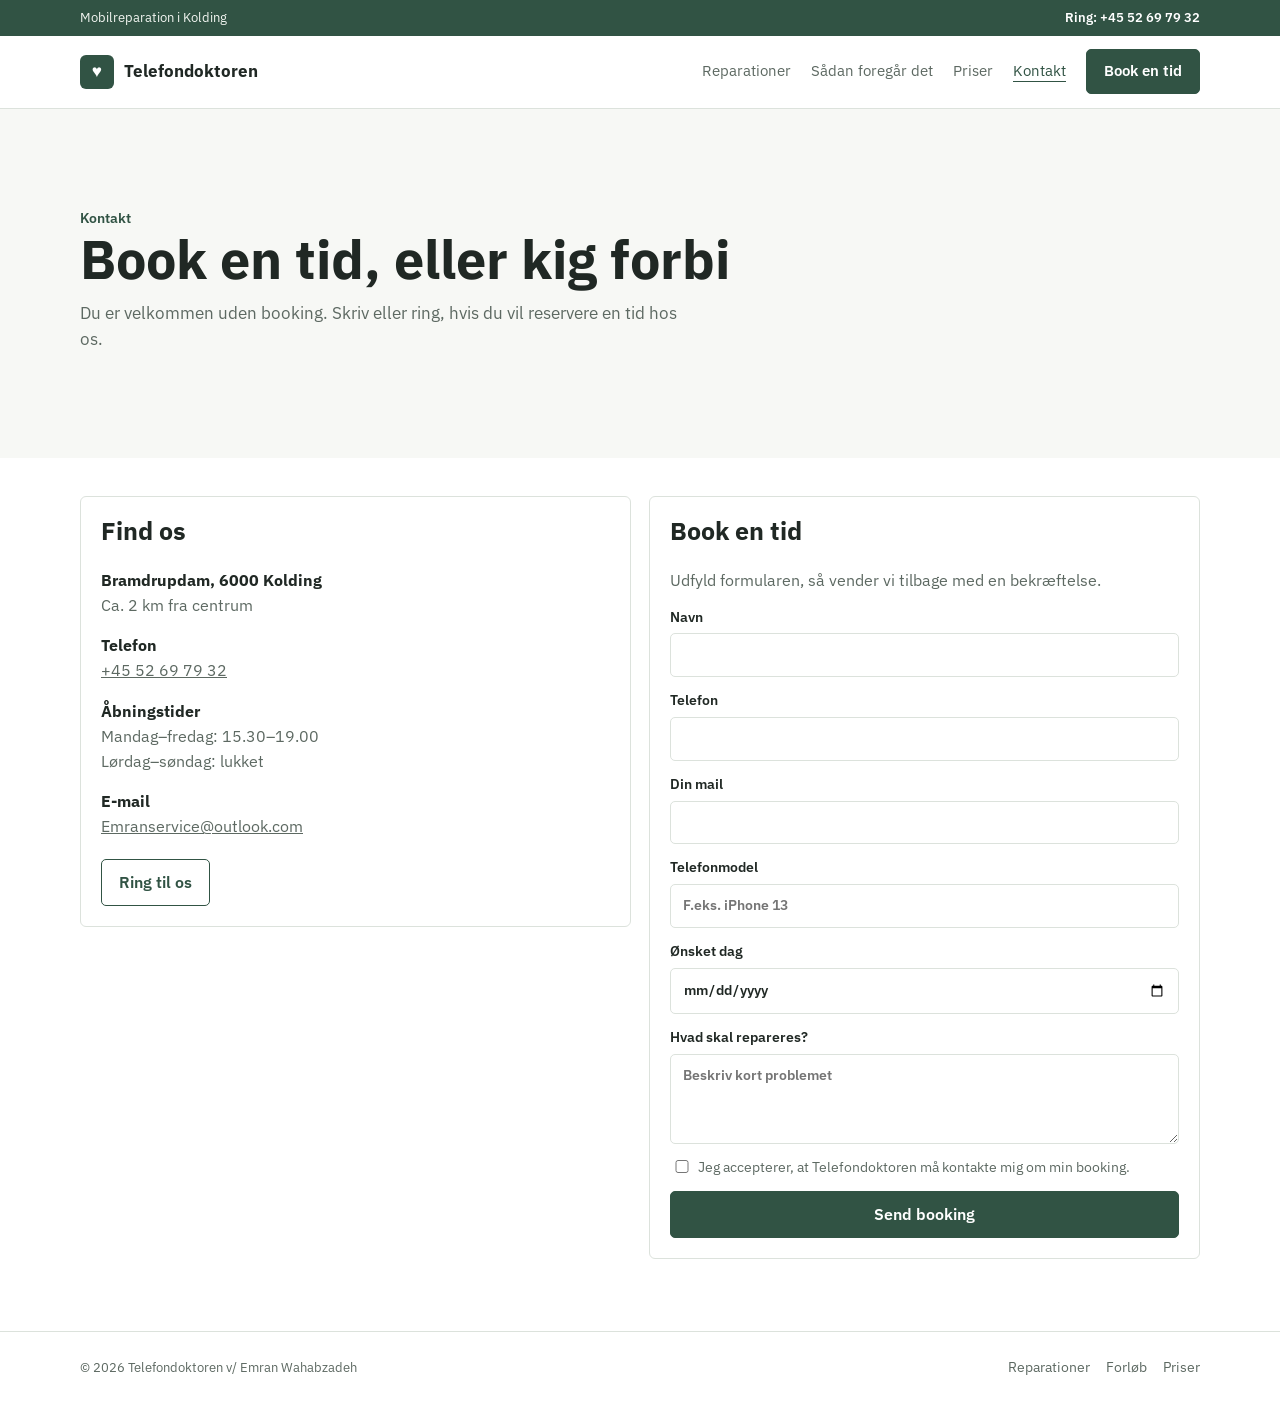
<file: kontakt.html>
<!doctype html>
<html lang="da">
<head>
<meta charset="UTF-8">
<meta name="viewport" content="width=device-width, initial-scale=1.0">
<title>Kontakt og booking | Telefondoktoren</title>
<meta name="description" content="Kontakt Telefondoktoren i Kolding eller book tid til en telefonreparation.">
<link rel="canonical" href="https://telefondoktoren.dk/kontakt.html">
<link rel="stylesheet" href="site-pages.css">
</head>
<body>
<div class="topbar"><div class="wrap"><span>Mobilreparation i Kolding</span><a href="tel:+4552697932">Ring: +45 52 69 79 32</a></div></div>
<header class="site-header"><div class="wrap"><a class="brand" href="index.html"><span class="brand-mark" aria-hidden="true">♥</span>Telefondoktoren</a><nav class="main-nav" aria-label="Hovedmenu"><a href="reparationer.html">Reparationer</a><a href="proces.html">Sådan foregår det</a><a href="priser.html">Priser</a><a href="kontakt.html" aria-current="page">Kontakt</a><a class="button nav-cta" href="#booking">Book en tid</a></nav></div></header>
<section class="page-intro"><div class="main"><span class="eyebrow">Kontakt</span><h1>Book en tid, eller kig forbi</h1><p>Du er velkommen uden booking. Skriv eller ring, hvis du vil reservere en tid hos os.</p></div></section>
<main class="main"><div class="contact-layout">
  <section class="contact-panel"><h2>Find os</h2><div class="contact-list"><div><strong>Bramdrupdam, 6000 Kolding</strong><span>Ca. 2 km fra centrum</span></div><div><strong>Telefon</strong><span><a href="tel:+4552697932">+45 52 69 79 32</a></span></div><div><strong>Åbningstider</strong><span>Mandag–fredag: 15.30–19.00<br>Lørdag–søndag: lukket</span></div><div><strong>E-mail</strong><span><a href="mailto:Emranservice@outlook.com">Emranservice@outlook.com</a></span></div></div><a class="button secondary" href="tel:+4552697932">Ring til os</a></section>
  <section class="contact-panel" id="booking"><h2>Book en tid</h2><p>Udfyld formularen, så vender vi tilbage med en bekræftelse.</p><form class="booking-form" action="https://formsubmit.co/Emranservice@outlook.com" method="POST"><input type="hidden" name="_subject" value="Ny booking hos Telefondoktoren"><input type="hidden" name="_template" value="table"><input type="hidden" name="_captcha" value="false"><label>Navn<input type="text" name="Navn" autocomplete="name" required></label><label>Telefon<input type="tel" name="Telefon" autocomplete="tel" required></label><label>Din mail<input type="email" name="Kundens mail" autocomplete="email" required></label><label>Telefonmodel<input type="text" name="Telefonmodel" placeholder="F.eks. iPhone 13" required></label><label>Ønsket dag<input type="date" name="Ønsket dag" required></label><label>Hvad skal repareres?<textarea name="Beskrivelse" placeholder="Beskriv kort problemet" required></textarea></label><label class="consent"><input type="checkbox" name="Samtykke" required><span>Jeg accepterer, at Telefondoktoren må kontakte mig om min booking.</span></label><button class="button" type="submit">Send booking</button></form></section>
</div></main>
<footer class="site-footer"><div class="wrap"><small>© 2026 Telefondoktoren v/ Emran Wahabzadeh</small><nav class="footer-links" aria-label="Flere sider"><a href="reparationer.html">Reparationer</a><a href="proces.html">Forløb</a><a href="priser.html">Priser</a></nav></div></footer>
</body>
</html>
</file>
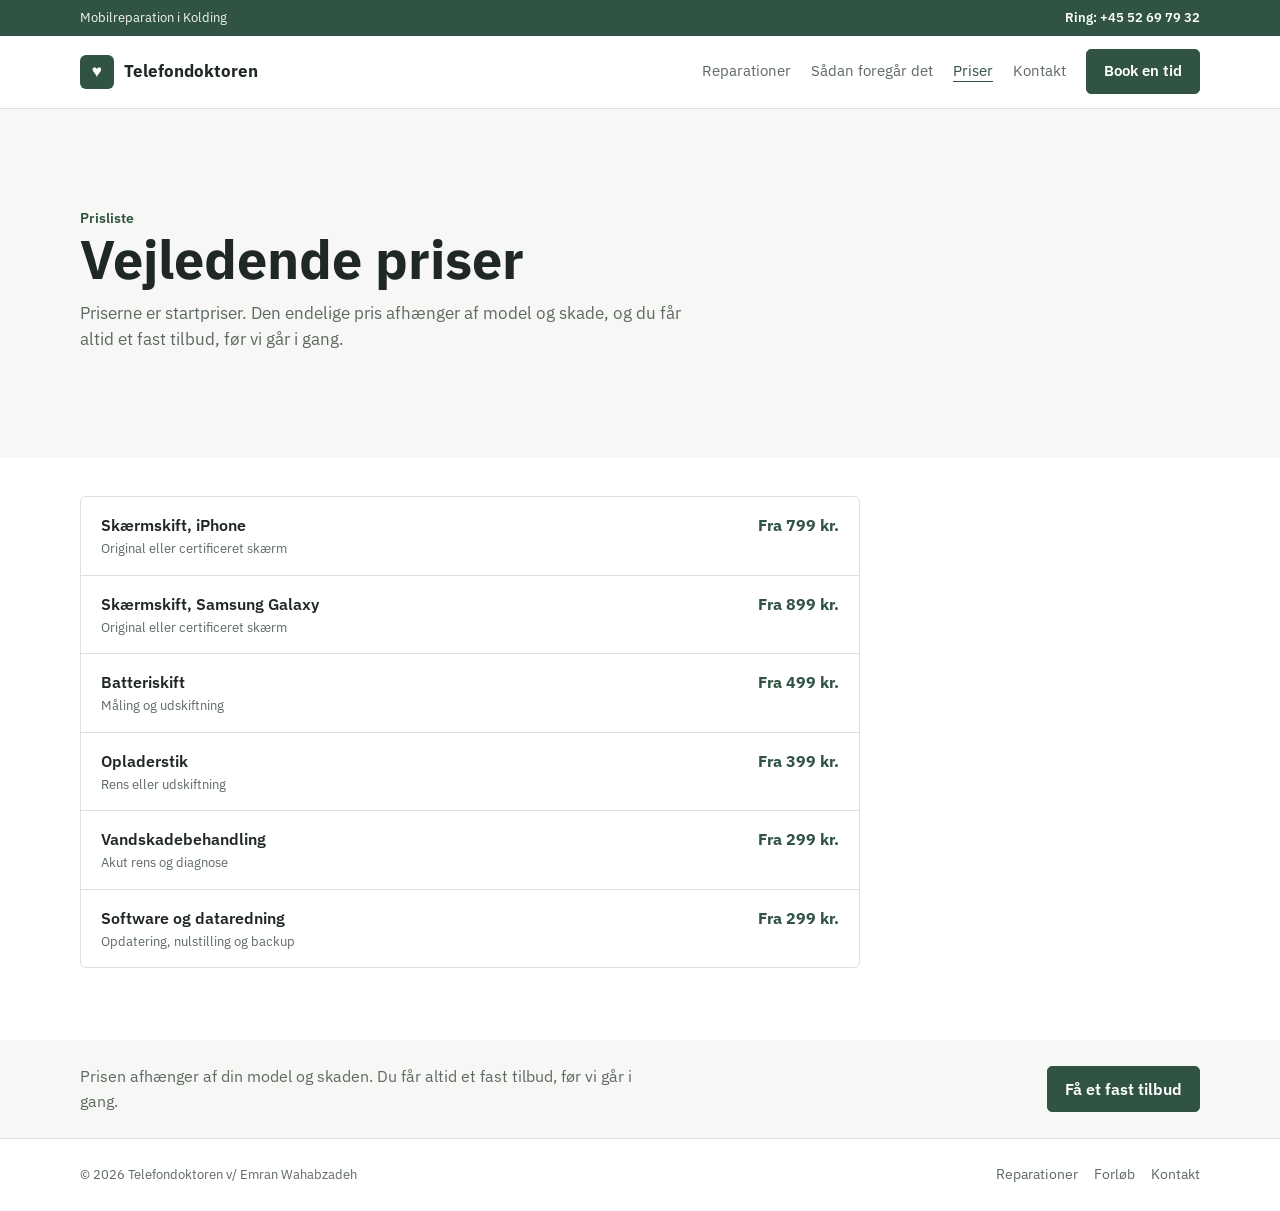
<file: priser.html>
<!doctype html>
<html lang="da">
<head>
<meta charset="UTF-8">
<meta name="viewport" content="width=device-width, initial-scale=1.0">
<title>Priser | Telefondoktoren</title>
<meta name="description" content="Se vejledende startpriser på telefonreparationer hos Telefondoktoren i Kolding.">
<link rel="canonical" href="https://telefondoktoren.dk/priser.html">
<link rel="stylesheet" href="site-pages.css">
</head>
<body>
<div class="topbar"><div class="wrap"><span>Mobilreparation i Kolding</span><a href="tel:+4552697932">Ring: +45 52 69 79 32</a></div></div>
<header class="site-header"><div class="wrap"><a class="brand" href="index.html"><span class="brand-mark" aria-hidden="true">♥</span>Telefondoktoren</a><nav class="main-nav" aria-label="Hovedmenu"><a href="reparationer.html">Reparationer</a><a href="proces.html">Sådan foregår det</a><a href="priser.html" aria-current="page">Priser</a><a href="kontakt.html">Kontakt</a><a class="button nav-cta" href="kontakt.html">Book en tid</a></nav></div></header>
<section class="page-intro"><div class="main"><span class="eyebrow">Prisliste</span><h1>Vejledende priser</h1><p>Priserne er startpriser. Den endelige pris afhænger af model og skade, og du får altid et fast tilbud, før vi går i gang.</p></div></section>
<main class="main"><div class="price-table">
  <div class="price-row"><div><strong>Skærmskift, iPhone</strong><small>Original eller certificeret skærm</small></div><span class="price-value">Fra 799 kr.</span></div>
  <div class="price-row"><div><strong>Skærmskift, Samsung Galaxy</strong><small>Original eller certificeret skærm</small></div><span class="price-value">Fra 899 kr.</span></div>
  <div class="price-row"><div><strong>Batteriskift</strong><small>Måling og udskiftning</small></div><span class="price-value">Fra 499 kr.</span></div>
  <div class="price-row"><div><strong>Opladerstik</strong><small>Rens eller udskiftning</small></div><span class="price-value">Fra 399 kr.</span></div>
  <div class="price-row"><div><strong>Vandskadebehandling</strong><small>Akut rens og diagnose</small></div><span class="price-value">Fra 299 kr.</span></div>
  <div class="price-row"><div><strong>Software og dataredning</strong><small>Opdatering, nulstilling og backup</small></div><span class="price-value">Fra 299 kr.</span></div>
</div></main>
<section class="action-band"><div class="main"><p>Prisen afhænger af din model og skaden. Du får altid et fast tilbud, før vi går i gang.</p><a class="button" href="kontakt.html">Få et fast tilbud</a></div></section>
<footer class="site-footer"><div class="wrap"><small>© 2026 Telefondoktoren v/ Emran Wahabzadeh</small><nav class="footer-links" aria-label="Flere sider"><a href="reparationer.html">Reparationer</a><a href="proces.html">Forløb</a><a href="kontakt.html">Kontakt</a></nav></div></footer>
</body>
</html>
</file>
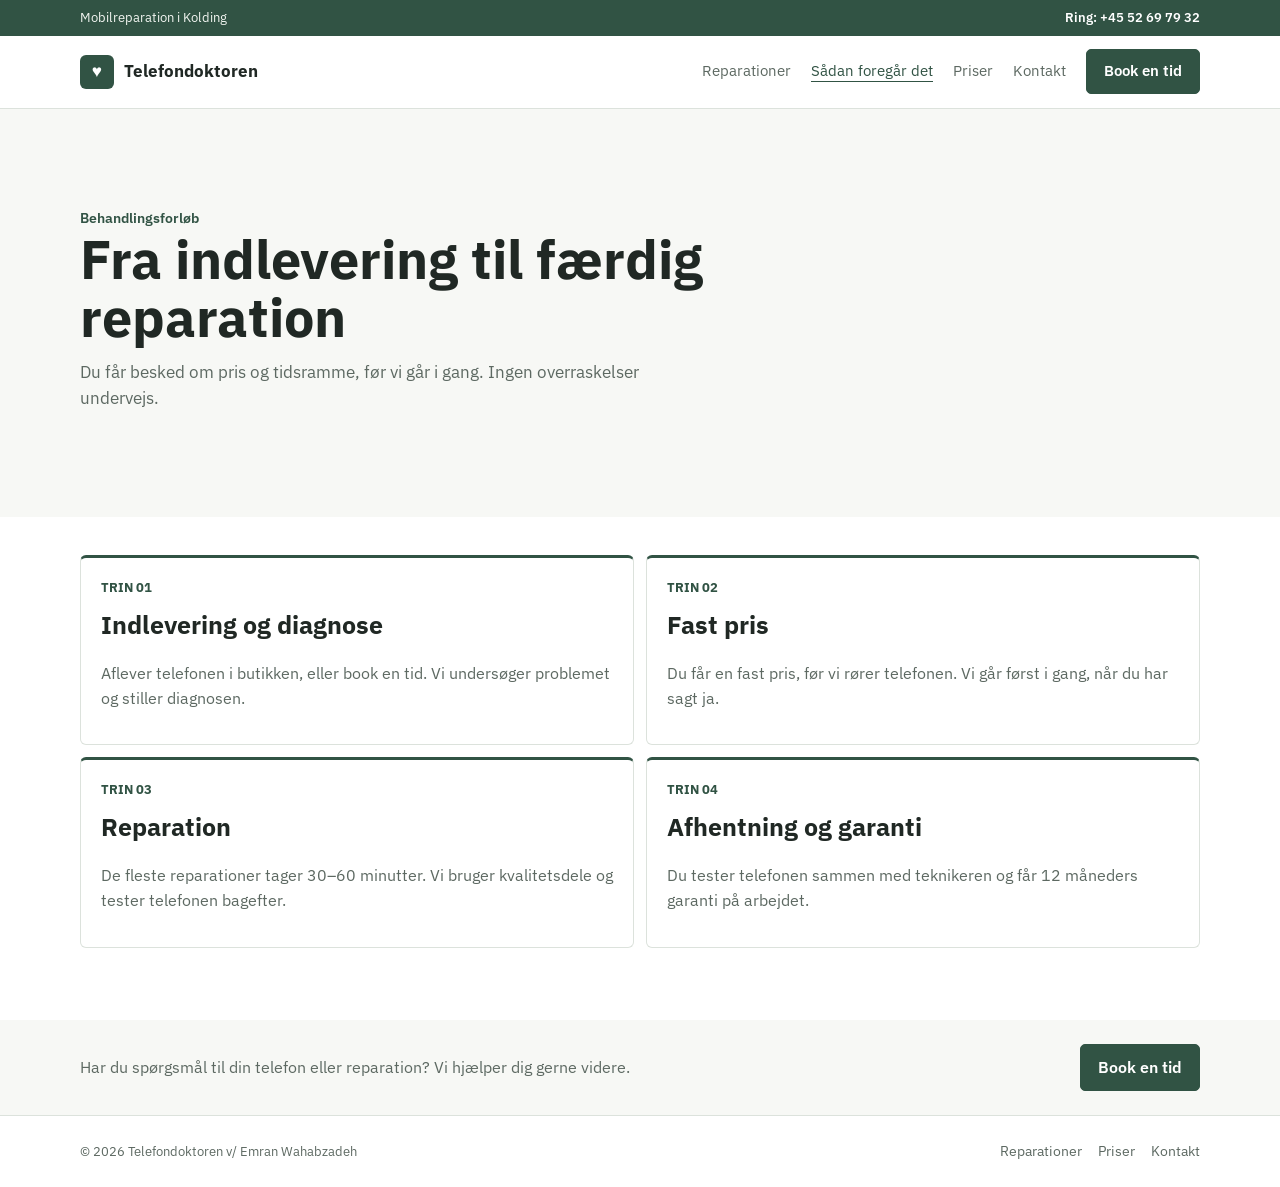
<file: proces.html>
<!doctype html>
<html lang="da">
<head>
<meta charset="UTF-8">
<meta name="viewport" content="width=device-width, initial-scale=1.0">
<title>Sådan foregår det | Telefondoktoren</title>
<meta name="description" content="Læs hvordan en telefonreparation hos Telefondoktoren foregår, fra diagnose til afhentning.">
<link rel="canonical" href="https://telefondoktoren.dk/proces.html">
<link rel="stylesheet" href="site-pages.css">
</head>
<body>
<div class="topbar"><div class="wrap"><span>Mobilreparation i Kolding</span><a href="tel:+4552697932">Ring: +45 52 69 79 32</a></div></div>
<header class="site-header"><div class="wrap"><a class="brand" href="index.html"><span class="brand-mark" aria-hidden="true">♥</span>Telefondoktoren</a><nav class="main-nav" aria-label="Hovedmenu"><a href="reparationer.html">Reparationer</a><a href="proces.html" aria-current="page">Sådan foregår det</a><a href="priser.html">Priser</a><a href="kontakt.html">Kontakt</a><a class="button nav-cta" href="kontakt.html">Book en tid</a></nav></div></header>
<section class="page-intro"><div class="main"><span class="eyebrow">Behandlingsforløb</span><h1>Fra indlevering til færdig reparation</h1><p>Du får besked om pris og tidsramme, før vi går i gang. Ingen overraskelser undervejs.</p></div></section>
<main class="main"><div class="process-list">
  <article class="process-step"><span class="step-number">TRIN 01</span><h2>Indlevering og diagnose</h2><p>Aflever telefonen i butikken, eller book en tid. Vi undersøger problemet og stiller diagnosen.</p></article>
  <article class="process-step"><span class="step-number">TRIN 02</span><h2>Fast pris</h2><p>Du får en fast pris, før vi rører telefonen. Vi går først i gang, når du har sagt ja.</p></article>
  <article class="process-step"><span class="step-number">TRIN 03</span><h2>Reparation</h2><p>De fleste reparationer tager 30–60 minutter. Vi bruger kvalitetsdele og tester telefonen bagefter.</p></article>
  <article class="process-step"><span class="step-number">TRIN 04</span><h2>Afhentning og garanti</h2><p>Du tester telefonen sammen med teknikeren og får 12 måneders garanti på arbejdet.</p></article>
</div></main>
<section class="action-band"><div class="main"><p>Har du spørgsmål til din telefon eller reparation? Vi hjælper dig gerne videre.</p><a class="button" href="kontakt.html">Book en tid</a></div></section>
<footer class="site-footer"><div class="wrap"><small>© 2026 Telefondoktoren v/ Emran Wahabzadeh</small><nav class="footer-links" aria-label="Flere sider"><a href="reparationer.html">Reparationer</a><a href="priser.html">Priser</a><a href="kontakt.html">Kontakt</a></nav></div></footer>
</body>
</html>
</file>
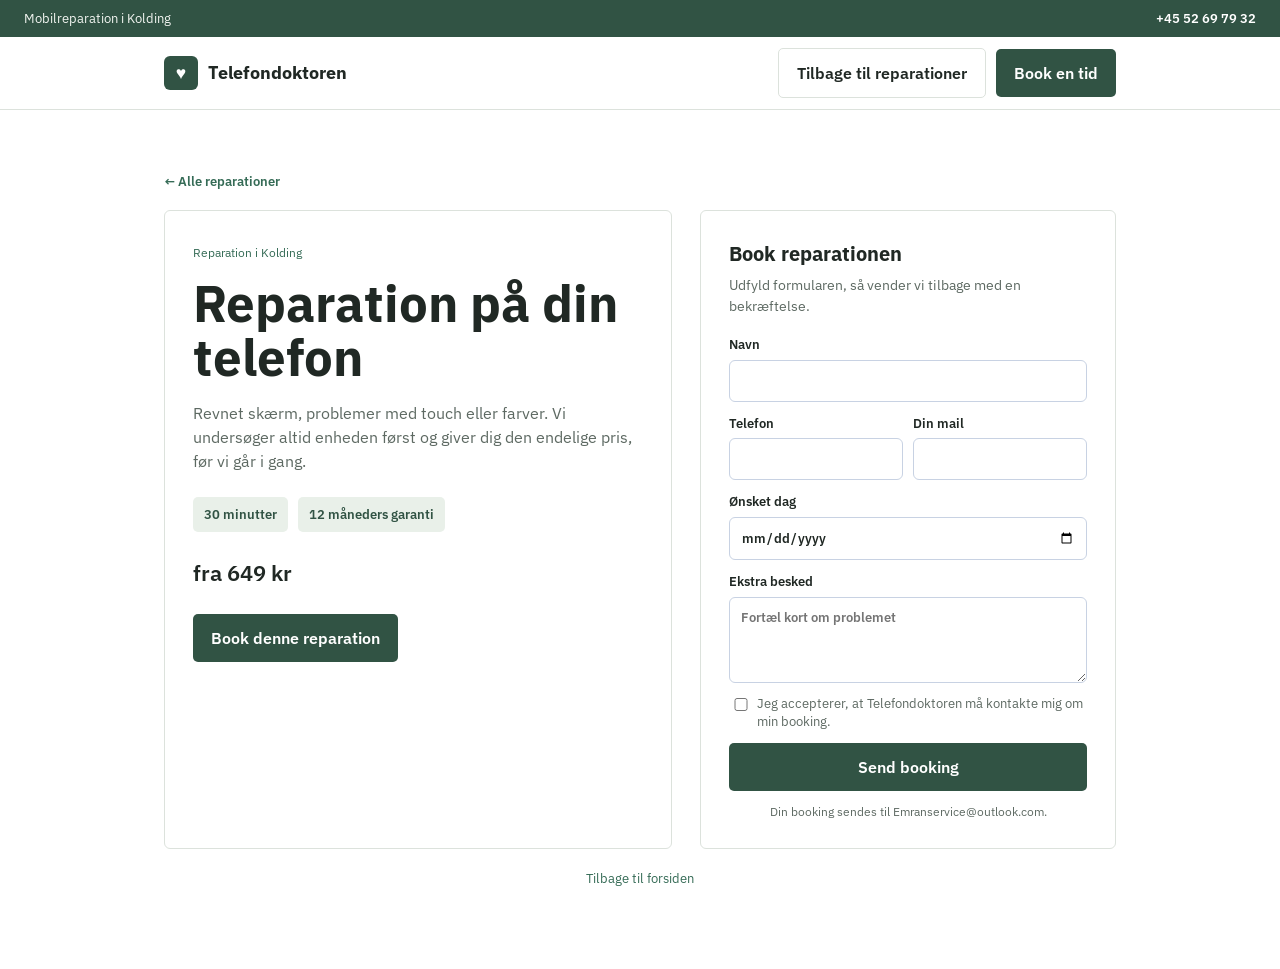
<file: reparation.html>
<!doctype html>
<html lang="da">
<head>
<meta charset="UTF-8">
<meta name="viewport" content="width=device-width, initial-scale=1.0">
<title>Reparation | Telefondoktoren</title>
<style>
  @import url('https://fonts.googleapis.com/css2?family=Bricolage+Grotesque:opsz,wght@12..96,500..800&family=IBM+Plex+Sans:wght@400;500;600;700&family=IBM+Plex+Mono:wght@400;500&display=swap');
  :root{--paper:#f7f8fb;--card:#fff;--ink:#182033;--soft:#667085;--line:#e4e8f0;--blue:#2a63d4;--pink:#ef4b72;}
  *{box-sizing:border-box} html,body{margin:0;min-height:100%;} body{background:var(--paper);color:var(--ink);font-family:'IBM Plex Sans',sans-serif;line-height:1.5;}
  .topbar{background:#202b55;color:#dfe7ff;font-size:.8rem;padding:9px 24px;display:flex;justify-content:space-between;gap:16px;}
  .topbar a{color:#fff;text-decoration:none;font-weight:600}.wrap{max-width:1000px;margin:auto;padding:0 24px}.header{background:#fff;border-bottom:1px solid var(--line);}.header .wrap{height:72px;display:flex;align-items:center;justify-content:space-between;gap:20px}.brand{display:flex;align-items:center;gap:10px;color:var(--ink);font-family:'Bricolage Grotesque',sans-serif;font-size:1.1rem;font-weight:700;text-decoration:none}.brand-mark{width:34px;height:34px;display:grid;place-items:center;border-radius:50%;background:#202b55;color:#fff}.header-cta{display:flex;gap:10px;align-items:center}.btn{border:0;border-radius:5px;padding:12px 18px;font:inherit;font-weight:600;text-decoration:none;cursor:pointer}.btn-primary{background:var(--pink);color:#fff}.btn-ghost{background:#fff;border:1px solid var(--line);color:var(--ink)}
  main{padding:58px 0 80px}.crumb{color:var(--blue);font-size:.82rem;font-weight:600;text-decoration:none}.layout{display:grid;grid-template-columns:1.1fr .9fr;gap:28px;margin-top:18px}.detail-card,.booking-card{background:var(--card);border:1px solid var(--line);border-radius:9px;padding:28px;box-shadow:0 18px 45px -30px rgba(34,47,82,.4)}.eyebrow{color:var(--pink);font-family:'IBM Plex Mono',monospace;font-size:.72rem;letter-spacing:.12em;text-transform:uppercase}.detail-card h1{font-family:'Bricolage Grotesque',sans-serif;font-size:clamp(2rem,4vw,3.2rem);line-height:1.05;margin:14px 0 12px;color:#202b55}.detail-card p{color:var(--soft);max-width:54ch}.meta{display:flex;flex-wrap:wrap;gap:10px;margin:24px 0}.meta span{background:#edf3ff;color:#2470ba;border-radius:5px;padding:8px 11px;font-size:.82rem;font-weight:600}.price{display:block;color:#202b55;font-family:'IBM Plex Mono',monospace;font-size:1.4rem;font-weight:600;margin-top:8px}.detail-card .btn{display:inline-flex;margin-top:24px}.booking-card h2{font-family:'Bricolage Grotesque',sans-serif;font-size:1.25rem;margin:0 0 6px}.booking-card>p{color:var(--soft);font-size:.88rem;margin:0 0 18px}.booking-form{display:grid;gap:12px}.booking-form label{display:grid;gap:5px;font-size:.82rem;font-weight:600}.booking-form input,.booking-form textarea{width:100%;border:1px solid #c8d2e3;border-radius:6px;background:#fff;color:var(--ink);font:inherit;padding:10px 11px}.booking-form textarea{min-height:86px;resize:vertical}.booking-form input:focus,.booking-form textarea:focus{outline:2px solid var(--pink);outline-offset:1px}.form-row{display:grid;grid-template-columns:1fr 1fr;gap:10px}.consent{display:flex!important;grid-template-columns:none!important;align-items:flex-start;gap:8px;color:var(--soft);font-weight:400!important;line-height:1.35}.consent input{width:16px!important;flex:none;margin-top:3px;accent-color:var(--pink)}.booking-form .btn{width:100%;}.note{text-align:center;color:var(--soft);font-size:.72rem}.back{text-align:center;display:block;color:var(--blue);font-size:.82rem;margin-top:20px;text-decoration:none}
  @media(max-width:700px){.topbar{justify-content:center;flex-wrap:wrap}.header .wrap{height:62px}.header-cta .btn-ghost{display:none}.layout{grid-template-columns:1fr}.detail-card,.booking-card{padding:22px}.form-row{grid-template-columns:1fr}}
  :root{--paper:#f7f8f5;--card:#fff;--ink:#202824;--soft:#5d6962;--line:#dce2dc;--blue:#356b56;--pink:#315344;}
  body{background:#fff}
  .topbar{background:#315344;color:#f2f5f1}
  .brand,.detail-card h1,.booking-card h2{font-family:'IBM Plex Sans',sans-serif}
  .brand-mark{border-radius:6px;background:#315344}
  .btn-primary{background:#315344}
  .crumb,.eyebrow{color:#356b56}
  .eyebrow{font-family:'IBM Plex Sans',sans-serif;letter-spacing:0;text-transform:none}
  .detail-card h1{color:#202824;letter-spacing:0}
  .detail-card,.booking-card{border-radius:6px;box-shadow:none}
  .meta span{background:#e9f0e9;color:#315344}
  .price{color:#202824;font-family:'IBM Plex Sans',sans-serif}
  .booking-form input:focus,.booking-form textarea:focus{outline-color:#356b56}
  .consent input{accent-color:#315344}
</style>
</head>
<body>
  <div class="topbar"><span>Mobilreparation i Kolding</span><a href="tel:+4552697932">+45 52 69 79 32</a></div>
  <header class="header"><div class="wrap"><a class="brand" href="index.html"><span class="brand-mark">♥</span>Telefondoktoren</a><div class="header-cta"><a class="btn btn-ghost" href="reparationer.html">Tilbage til reparationer</a><a class="btn btn-primary" href="#booking">Book en tid</a></div></div></header>
  <main><div class="wrap"><a class="crumb" href="reparationer.html">← Alle reparationer</a><div class="layout"><section class="detail-card"><span class="eyebrow">Reparation i Kolding</span><h1 id="title">Reparation</h1><p id="description"></p><div class="meta"><span id="time"></span><span>12 måneders garanti</span></div><div class="price" id="price"></div><a class="btn btn-primary" href="#booking">Book denne reparation</a></section><section class="booking-card" id="booking"><h2>Book reparationen</h2><p>Udfyld formularen, så vender vi tilbage med en bekræftelse.</p><form class="booking-form" action="https://formsubmit.co/Emranservice@outlook.com" method="POST"><input type="hidden" name="_subject" value="Ny reparationsbooking hos Telefondoktoren"><input type="hidden" name="_template" value="table"><input type="hidden" name="Model" id="modelInput"><input type="hidden" name="Reparation" id="repairInput"><label>Navn<input type="text" name="Navn" autocomplete="name" required></label><div class="form-row"><label>Telefon<input type="tel" name="Telefon" autocomplete="tel" required></label><label>Din mail<input type="email" name="Kundens mail" autocomplete="email" required></label></div><label>Ønsket dag<input type="date" name="Ønsket dag" required></label><label>Ekstra besked<textarea name="Besked" placeholder="Fortæl kort om problemet"></textarea></label><label class="consent"><input type="checkbox" name="Samtykke" required><span>Jeg accepterer, at Telefondoktoren må kontakte mig om min booking.</span></label><button class="btn btn-primary" type="submit">Send booking</button><span class="note">Din booking sendes til Emranservice@outlook.com.</span></form></section></div><a class="back" href="index.html">Tilbage til forsiden</a></div></main>
<script>
(function(){
  var params = new URLSearchParams(window.location.search);
  var model = params.get('model') || 'din telefon';
  var repair = params.get('repair') || 'Reparation';
  var repairs = {
    'Skærm': { price:'fra 649 kr', time:'30 minutter', description:'Revnet skærm, problemer med touch eller farver.' },
    'Batteri': { price:'fra 499 kr', time:'30 minutter', description:'Batteriet holder kort tid, eller telefonen slukker.' },
    'Bagside': { price:'fra 799 kr', time:'45 minutter', description:'Ødelagt eller beskadiget bagside på telefonen.' },
    'Ladestik': { price:'fra 599 kr', time:'45 minutter', description:'Telefonen oplader ikke eller forbindelsen er ustabil.' },
    'Kamera': { price:'fra 699 kr', time:'45 minutter', description:'Kameraet er sløret, beskadiget eller kan ikke fokusere.' },
    'Højttaler og mikrofon': { price:'fra 499 kr', time:'30 minutter', description:'Problemer med lyd, opkald eller mikrofon.' },
    'Vandskade': { price:'fra 299 kr', time:'Samme dag', description:'Akut rensning og diagnose efter væskeskade.' },
    'Software og data': { price:'fra 299 kr', time:'Efter aftale', description:'Hjælp med langsom telefon, opdatering eller data.' }
  };
  var data = repairs[repair] || repairs['Skærm'];
  document.title = repair + ' på ' + model + ' | Telefondoktoren';
  document.getElementById('title').textContent = repair + ' på ' + model;
  document.getElementById('description').textContent = data.description + ' Vi undersøger altid enheden først og giver dig den endelige pris, før vi går i gang.';
  document.getElementById('time').textContent = data.time;
  document.getElementById('price').textContent = data.price;
  document.getElementById('modelInput').value = model;
  document.getElementById('repairInput').value = repair;
})();
</script>
</body>
</html>
</file>
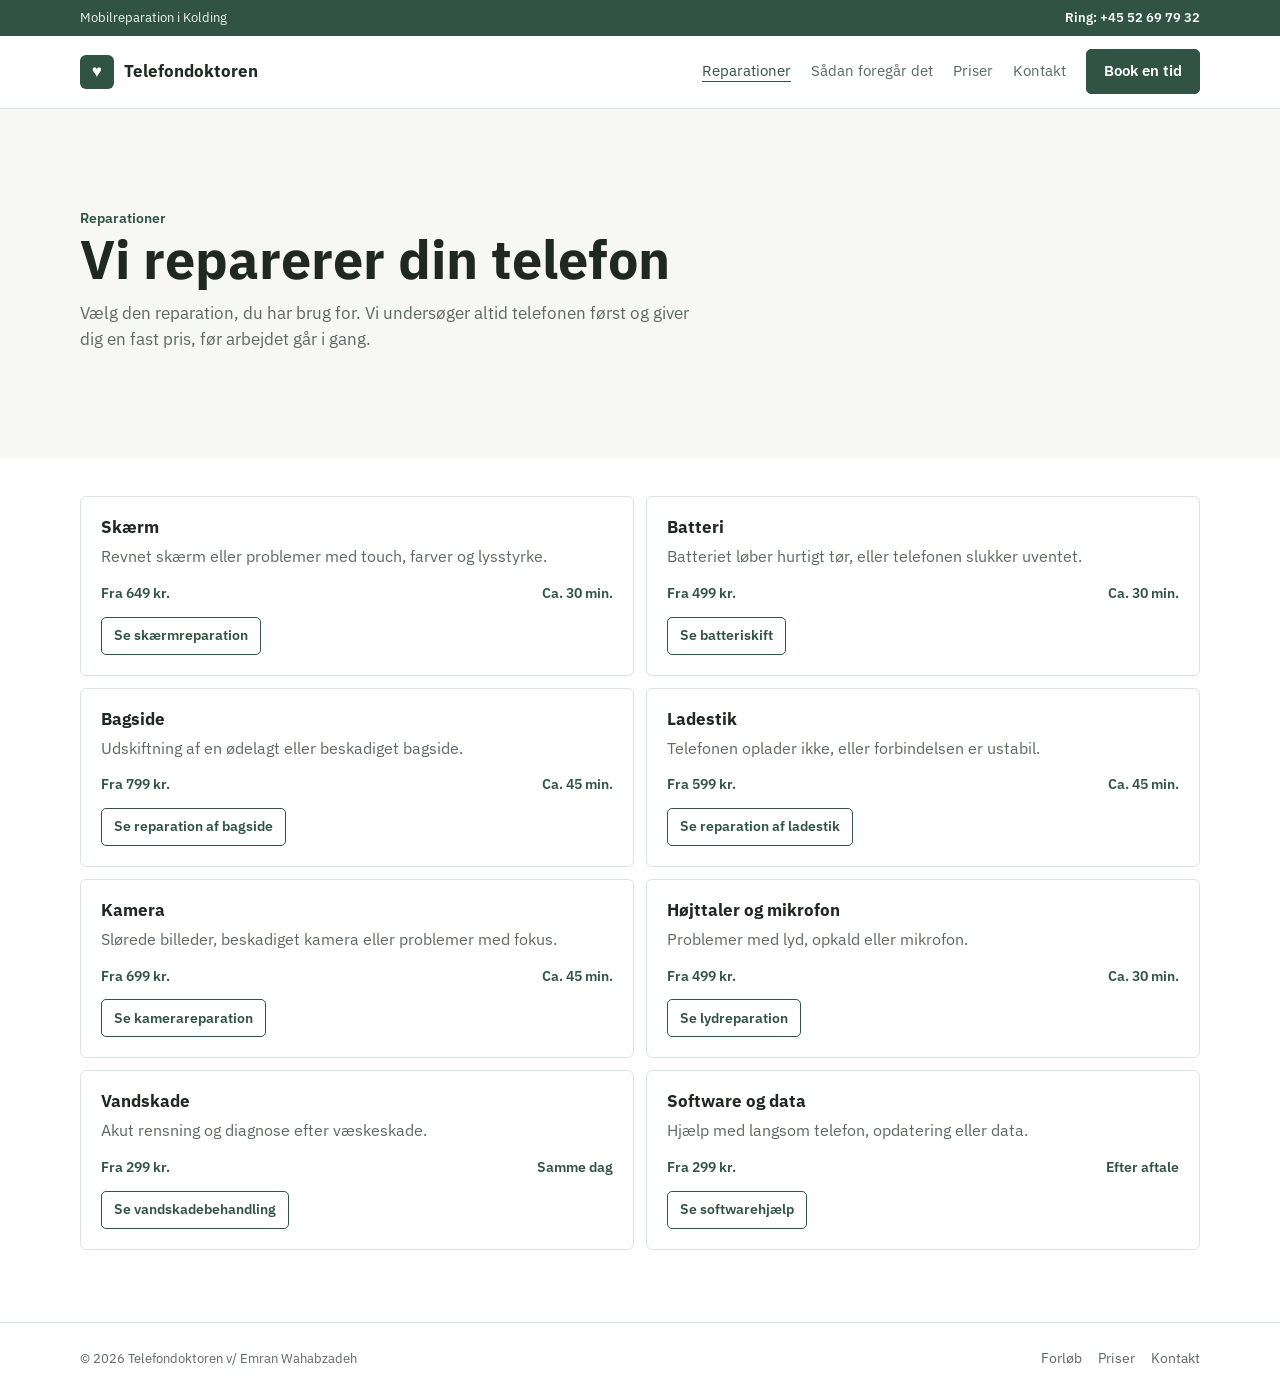
<file: reparationer.html>
<!doctype html>
<html lang="da">
<head>
<meta charset="UTF-8">
<meta name="viewport" content="width=device-width, initial-scale=1.0">
<title>Reparationer | Telefondoktoren</title>
<meta name="description" content="Se vores reparationer af telefoner i Kolding, fra skærm og batteri til vandskade og software.">
<link rel="canonical" href="https://telefondoktoren.dk/reparationer.html">
<link rel="stylesheet" href="site-pages.css">
</head>
<body>
<div class="topbar"><div class="wrap"><span>Mobilreparation i Kolding</span><a href="tel:+4552697932">Ring: +45 52 69 79 32</a></div></div>
<header class="site-header"><div class="wrap">
  <a class="brand" href="index.html"><span class="brand-mark" aria-hidden="true">♥</span>Telefondoktoren</a>
  <nav class="main-nav" aria-label="Hovedmenu"><a href="reparationer.html" aria-current="page">Reparationer</a><a href="proces.html">Sådan foregår det</a><a href="priser.html">Priser</a><a href="kontakt.html">Kontakt</a><a class="button nav-cta" href="kontakt.html">Book en tid</a></nav>
</div></header>
<section class="page-intro"><div class="main"><span class="eyebrow">Reparationer</span><h1>Vi reparerer din telefon</h1><p>Vælg den reparation, du har brug for. Vi undersøger altid telefonen først og giver dig en fast pris, før arbejdet går i gang.</p></div></section>
<main class="main"><div class="repair-grid">
  <article class="repair-item"><h2>Skærm</h2><p>Revnet skærm eller problemer med touch, farver og lysstyrke.</p><div class="repair-meta"><span>Fra 649 kr.</span><span>Ca. 30 min.</span></div><a class="button secondary" href="reparation.html?model=Din%20telefon&amp;repair=Sk%C3%A6rm">Se skærmreparation</a></article>
  <article class="repair-item"><h2>Batteri</h2><p>Batteriet løber hurtigt tør, eller telefonen slukker uventet.</p><div class="repair-meta"><span>Fra 499 kr.</span><span>Ca. 30 min.</span></div><a class="button secondary" href="reparation.html?model=Din%20telefon&amp;repair=Batteri">Se batteriskift</a></article>
  <article class="repair-item"><h2>Bagside</h2><p>Udskiftning af en ødelagt eller beskadiget bagside.</p><div class="repair-meta"><span>Fra 799 kr.</span><span>Ca. 45 min.</span></div><a class="button secondary" href="reparation.html?model=Din%20telefon&amp;repair=Bagside">Se reparation af bagside</a></article>
  <article class="repair-item"><h2>Ladestik</h2><p>Telefonen oplader ikke, eller forbindelsen er ustabil.</p><div class="repair-meta"><span>Fra 599 kr.</span><span>Ca. 45 min.</span></div><a class="button secondary" href="reparation.html?model=Din%20telefon&amp;repair=Ladestik">Se reparation af ladestik</a></article>
  <article class="repair-item"><h2>Kamera</h2><p>Slørede billeder, beskadiget kamera eller problemer med fokus.</p><div class="repair-meta"><span>Fra 699 kr.</span><span>Ca. 45 min.</span></div><a class="button secondary" href="reparation.html?model=Din%20telefon&amp;repair=Kamera">Se kamerareparation</a></article>
  <article class="repair-item"><h2>Højttaler og mikrofon</h2><p>Problemer med lyd, opkald eller mikrofon.</p><div class="repair-meta"><span>Fra 499 kr.</span><span>Ca. 30 min.</span></div><a class="button secondary" href="reparation.html?model=Din%20telefon&amp;repair=H%C3%B8jttaler%20og%20mikrofon">Se lydreparation</a></article>
  <article class="repair-item"><h2>Vandskade</h2><p>Akut rensning og diagnose efter væskeskade.</p><div class="repair-meta"><span>Fra 299 kr.</span><span>Samme dag</span></div><a class="button secondary" href="reparation.html?model=Din%20telefon&amp;repair=Vandskade">Se vandskadebehandling</a></article>
  <article class="repair-item"><h2>Software og data</h2><p>Hjælp med langsom telefon, opdatering eller data.</p><div class="repair-meta"><span>Fra 299 kr.</span><span>Efter aftale</span></div><a class="button secondary" href="reparation.html?model=Din%20telefon&amp;repair=Software%20og%20data">Se softwarehjælp</a></article>
</div></main>
<footer class="site-footer"><div class="wrap"><small>© 2026 Telefondoktoren v/ Emran Wahabzadeh</small><nav class="footer-links" aria-label="Flere sider"><a href="proces.html">Forløb</a><a href="priser.html">Priser</a><a href="kontakt.html">Kontakt</a></nav></div></footer>
</body>
</html>
</file>
<file: site-pages.css>
@import url('https://fonts.googleapis.com/css2?family=IBM+Plex+Sans:wght@400;500;600;700&display=swap');

:root{color-scheme:light;--paper:#f7f8f5;--ink:#202824;--soft:#5d6962;--line:#dce2dc;--green:#315344;--green-soft:#e9f0e9;--white:#fff}
*{box-sizing:border-box}
html,body{margin:0;min-height:100%;scroll-behavior:smooth}
body{background:var(--white);color:var(--ink);font-family:'IBM Plex Sans',sans-serif;line-height:1.55}
a{color:inherit}
.topbar{background:var(--green);color:#f2f5f1;font-size:.8rem}
.topbar .wrap,.site-header .wrap,.site-footer .wrap,.main{width:min(1120px,100% - 40px);margin-inline:auto}
.topbar .wrap{display:flex;justify-content:space-between;gap:12px;padding-block:8px}
.topbar a{color:var(--white);font-weight:600;text-decoration:none}
.site-header{background:var(--white);border-bottom:1px solid var(--line)}
.site-header .wrap{min-height:72px;display:flex;align-items:center;justify-content:space-between;gap:22px;flex-wrap:wrap;padding-block:12px}
.brand{display:flex;align-items:center;gap:10px;font-size:1.08rem;font-weight:700;text-decoration:none;white-space:nowrap}
.brand-mark{width:34px;height:34px;display:grid;place-items:center;border-radius:6px;background:var(--green);color:var(--white)}
.main-nav{display:flex;align-items:center;justify-content:flex-end;gap:8px 20px;flex-wrap:wrap}
.main-nav a{color:var(--soft);font-size:.92rem;text-decoration:none}
.main-nav a:hover,.main-nav a[aria-current="page"]{color:var(--green);text-decoration:underline;text-underline-offset:5px}
.button{display:inline-flex;align-items:center;justify-content:center;min-height:44px;padding:10px 17px;border:1px solid var(--green);border-radius:5px;background:var(--green);color:var(--white);font:inherit;font-weight:600;text-decoration:none}
.button.secondary{background:transparent;color:var(--green)}
.button:hover{background:#254233;color:var(--white)}
.main-nav .button{color:var(--white);text-decoration:none}
.main-nav .button:hover{background:#254233}
.main-nav .button[aria-current="page"]{background:#254233;text-decoration:none}
.page-intro{padding-block:58px 34px;background:var(--paper)}
.eyebrow{color:var(--green);font-size:.85rem;font-weight:600}
h1,h2,h3,p{margin-top:0}
h1{max-width:800px;margin-bottom:12px;font-size:clamp(2rem,5vw,3.4rem);line-height:1.08}
h2{font-size:1.55rem;line-height:1.2}
.page-intro p{max-width:62ch;margin-bottom:0;color:var(--soft);font-size:1.05rem}
.main{padding-block:38px 72px}
.repair-grid{display:grid;grid-template-columns:repeat(2,minmax(0,1fr));gap:12px}
.repair-item,.process-step,.contact-panel{border:1px solid var(--line);border-radius:6px;background:var(--white);padding:20px}
.repair-item h2{margin-bottom:6px;font-size:1.08rem}
.repair-item p,.process-step p,.contact-panel p{margin-bottom:14px;color:var(--soft)}
.repair-meta{display:flex;justify-content:space-between;align-items:center;gap:12px;margin-bottom:12px;color:var(--green);font-size:.88rem;font-weight:600}
.repair-item .button{min-height:38px;padding:7px 12px;font-size:.88rem}
.process-list{display:grid;grid-template-columns:repeat(2,minmax(0,1fr));gap:12px;counter-reset:step}
.process-step{border-top:3px solid var(--green)}
.step-number{display:block;margin-bottom:12px;color:var(--green);font-size:.82rem;font-weight:700}
.action-band{background:var(--paper);padding-block:24px}
.action-band .main{display:flex;align-items:center;justify-content:space-between;gap:18px;padding-block:0}
.action-band p{max-width:58ch;margin:0;color:var(--soft)}
.price-table{max-width:780px;border:1px solid var(--line);border-radius:6px;overflow:hidden}
.price-row{display:flex;justify-content:space-between;gap:18px;padding:16px 20px}
.price-row+.price-row{border-top:1px solid var(--line)}
.price-row strong{display:block;font-weight:600}
.price-row small{display:block;color:var(--soft)}
.price-value{white-space:nowrap;color:var(--green);font-weight:700}
.contact-layout{display:grid;grid-template-columns:1fr 1fr;gap:18px;align-items:start}
.contact-list{display:grid;gap:16px;margin-bottom:20px}
.contact-list strong{display:block}
.contact-list span{color:var(--soft)}
.booking-form{display:grid;gap:13px}
.booking-form label{display:grid;gap:5px;font-size:.88rem;font-weight:600}
.booking-form input,.booking-form textarea{width:100%;border:1px solid var(--line);border-radius:5px;background:var(--white);color:var(--ink);font:inherit;padding:10px 12px}
.booking-form textarea{min-height:90px;resize:vertical}
.booking-form input:focus,.booking-form textarea:focus{outline:2px solid var(--green);outline-offset:1px}
.consent{display:flex!important;grid-template-columns:none!important;align-items:flex-start;gap:8px;font-weight:400!important;color:var(--soft)}
.consent input{width:16px!important;margin-top:3px;flex:none;accent-color:var(--green)}
.site-footer{border-top:1px solid var(--line);padding-block:25px}
.site-footer .wrap{display:flex;justify-content:space-between;gap:16px;flex-wrap:wrap}
.site-footer small{color:var(--soft)}
.footer-links{display:flex;gap:16px;flex-wrap:wrap}
.footer-links a{color:var(--soft);font-size:.88rem;text-decoration:none}
@media(max-width:700px){.site-header .wrap{align-items:flex-start;flex-direction:column;gap:12px}.main-nav{justify-content:flex-start;gap:8px 16px}.page-intro{padding-block:40px 28px}.repair-grid,.process-list,.contact-layout{grid-template-columns:1fr}.main{padding-top:28px}.price-row{padding:14px}.topbar .wrap{flex-wrap:wrap}.action-band .main{align-items:flex-start;flex-direction:column}}
@media(prefers-reduced-motion:reduce){html,body{scroll-behavior:auto}}
</file>
